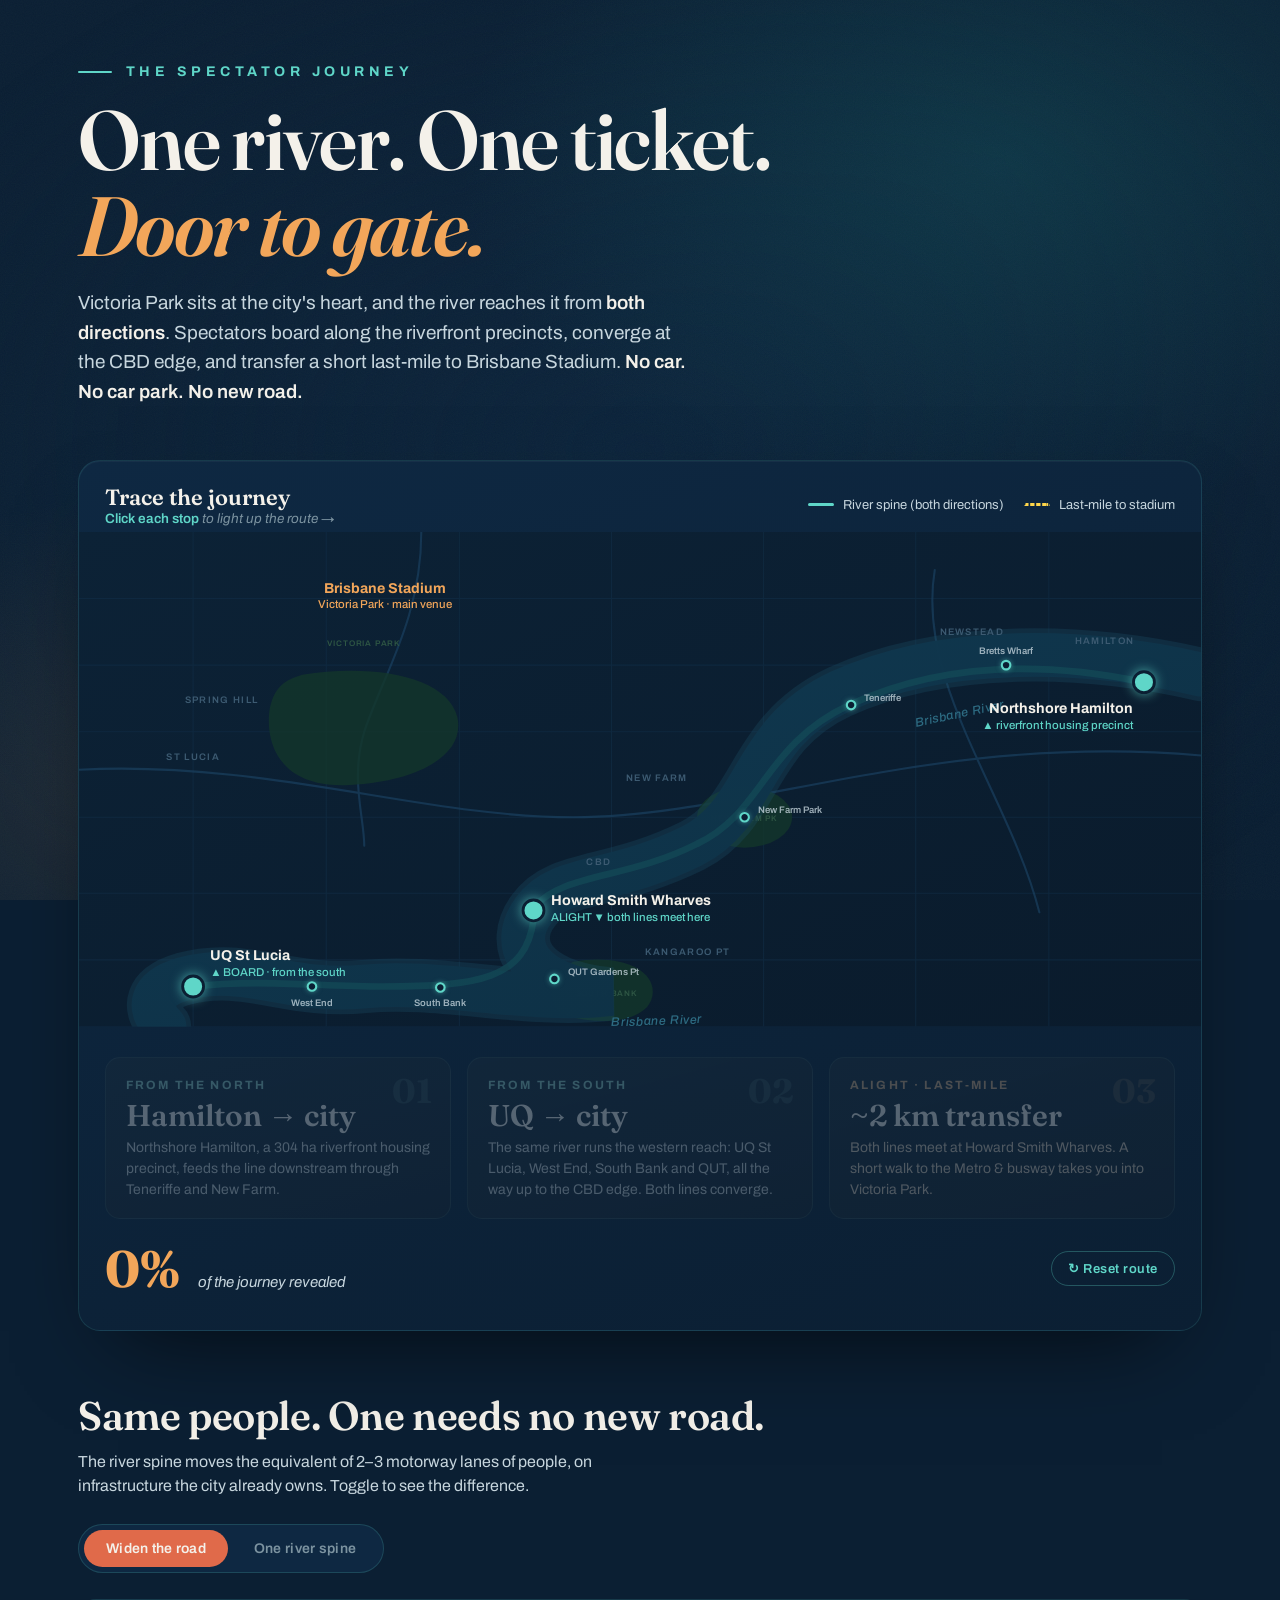
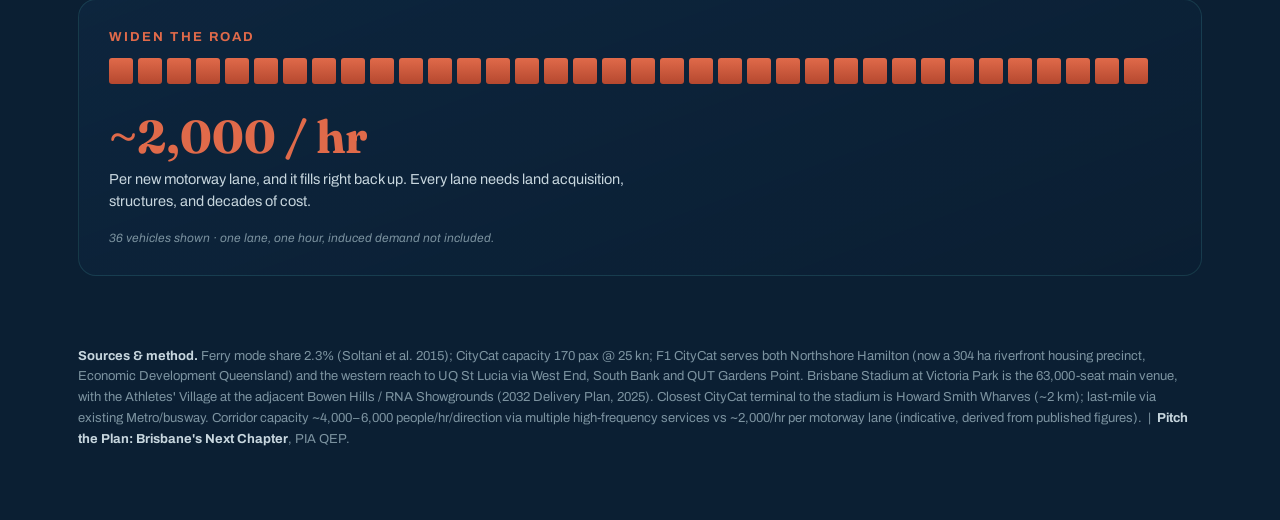
<file: public/spectator-journey.html>
<!DOCTYPE html>
<html lang="en">
<head>
<meta charset="UTF-8">
<meta name="viewport" content="width=device-width, initial-scale=1.0">
<title>The Spectator Journey — Brisbane River Spine</title>
<link rel="preconnect" href="https://fonts.googleapis.com">
<link rel="preconnect" href="https://fonts.gstatic.com" crossorigin>
<link href="https://fonts.googleapis.com/css2?family=Fraunces:ital,opsz,wght@0,9..144,400;0,9..144,600;0,9..144,700;1,9..144,500;1,9..144,600&family=Archivo:wght@400;500;600;700&display=swap" rel="stylesheet">
<style>
  :root{
    --navy:#0B1F33;
    --navy-2:#0E2842;
    --navy-card:#11314D;
    --teal:#1FA8A0;
    --aqua:#5FD6C8;
    --gold:#F2A65A;
    --cream:#F4F1EA;
    --slate:#7C93A0;
    --ice:#C7D6DE;
    --coral:#E06A4A;
  }
  *{margin:0;padding:0;box-sizing:border-box}
  html{scroll-behavior:smooth}
  body{
    background:var(--navy);
    color:var(--cream);
    font-family:'Archivo',sans-serif;
    overflow-x:hidden;
    -webkit-font-smoothing:antialiased;
  }
  /* atmospheric background */
  body::before{
    content:"";position:fixed;inset:0;z-index:0;pointer-events:none;
    background:
      radial-gradient(900px 600px at 78% 18%, rgba(31,168,160,.16), transparent 60%),
      radial-gradient(700px 500px at 12% 88%, rgba(242,166,90,.10), transparent 60%),
      radial-gradient(1200px 800px at 50% 50%, rgba(14,40,66,.6), transparent 70%);
  }
  /* faint grain */
  body::after{
    content:"";position:fixed;inset:0;z-index:0;pointer-events:none;opacity:.035;
    background-image:url("data:image/svg+xml,%3Csvg xmlns='http://www.w3.org/2000/svg' width='120' height='120'%3E%3Cfilter id='n'%3E%3CfeTurbulence type='fractalNoise' baseFrequency='.9' numOctaves='2'/%3E%3C/filter%3E%3Crect width='100%25' height='100%25' filter='url(%23n)'/%3E%3C/svg%3E");
  }
  .wrap{position:relative;z-index:1;max-width:1180px;margin:0 auto;padding:0 28px}

  /* ---------- HEADER ---------- */
  header{padding:64px 0 8px}
  .kicker{
    font-size:14px;font-weight:700;letter-spacing:.32em;color:var(--aqua);
    text-transform:uppercase;display:flex;align-items:center;gap:14px;
  }
  .kicker::before{content:"";width:34px;height:2px;background:var(--aqua);display:inline-block;border-radius:2px}
  h1{
    font-family:'Fraunces',serif;font-weight:600;line-height:1.02;
    font-size:clamp(40px,7vw,84px);letter-spacing:-.02em;margin-top:18px;
  }
  h1 .gold{color:var(--gold);font-style:italic;font-weight:600}
  .sub{
    margin-top:20px;max-width:620px;font-size:clamp(16px,1.6vw,19px);
    line-height:1.55;color:var(--ice);
  }
  .sub b{color:var(--cream);font-weight:600}

  /* ---------- STAGE / MAP ---------- */
  .stage{
    position:relative;margin:46px 0 0;border-radius:22px;
    background-color:#0B1F33;
    background-image:linear-gradient(160deg, #0E2842 0%, #0B1F33 100%);
    border:1px solid rgba(95,214,200,.14);
    box-shadow:0 40px 90px -40px rgba(0,0,0,.7), inset 0 1px 0 rgba(255,255,255,.04);
    overflow:hidden;
  }
  .stage-head{
    display:flex;flex-wrap:wrap;align-items:center;justify-content:space-between;
    gap:16px;padding:22px 26px 6px;
  }
  .stage-title{font-family:'Fraunces',serif;font-size:22px;font-weight:600}
  .stage-hint{font-size:13.5px;color:var(--slate);font-style:italic}
  .stage-hint b{color:var(--aqua);font-style:normal;font-weight:600}
  .legend{display:flex;gap:20px;align-items:center;flex-wrap:wrap}
  .legend span{display:flex;align-items:center;gap:9px;font-size:13px;color:var(--ice)}
  .swatch{width:26px;height:0;border-top:3px solid var(--aqua);border-radius:3px}
  .swatch.gold{border-top:3px dashed var(--gold)}
  .swatch.walk{border-top:3px dotted #FFD64A}

  .map-shell{position:relative;width:100%;overflow:hidden}
  svg.map{display:block;width:100%;height:auto}

  /* route drawing */
  .route-base{fill:none;stroke:#14525C;stroke-width:7;stroke-linecap:round;opacity:.55}
  .leg{
    fill:none;stroke:var(--aqua);stroke-width:4;stroke-linecap:round;
    filter:drop-shadow(0 0 6px rgba(95,214,200,.75));
    stroke-dasharray:var(--len);stroke-dashoffset:var(--len);
    transition:stroke-dashoffset 1.25s cubic-bezier(.7,0,.3,1);
  }
  .leg.lit{stroke-dashoffset:0}
  .leg.gold{stroke:var(--gold);stroke-width:3.4;stroke-dasharray:10 9;
    filter:drop-shadow(0 0 5px rgba(242,166,90,.6));animation:none;
    opacity:0;transition:opacity .2s}
  .leg.gold.lit{opacity:1;animation:march 1s linear infinite}
  /* yellow walkable last-mile */
  .leg.walk{stroke:#FFD64A;stroke-width:3.4;stroke-dasharray:2 8;
    filter:drop-shadow(0 0 6px rgba(255,214,74,.7));
    opacity:0;transition:opacity .25s}
  .leg.walk.lit{opacity:1;animation:march2 .9s linear infinite}
  @keyframes march{to{stroke-dashoffset:-19}}
  @keyframes march2{to{stroke-dashoffset:-10}}

  /* dark-map text labels */
  .maptxt{font-family:'Archivo',sans-serif;pointer-events:none}
  .maptxt.town{fill:#3D5B72;font-size:10px;font-weight:600;letter-spacing:.14em}
  .maptxt.green{fill:#2E5644;font-size:8.5px;font-weight:600;letter-spacing:.1em}
  .maptxt.water{fill:#2D6B82;font-size:13px;font-style:italic;font-weight:500;letter-spacing:.05em}

  /* intermediate ferry stops */
  .fstop circle{fill:#0B1F33;stroke:var(--aqua);stroke-width:2.2;
    filter:drop-shadow(0 0 3px rgba(95,214,200,.5))}
  .fstoplbl{font-family:'Archivo';fill:var(--ice);font-size:10px;font-weight:600;
    opacity:.78;pointer-events:none}

  /* nodes */
  .node{cursor:pointer}
  .node .halo{fill:rgba(95,214,200,.0);transition:fill .3s}
  .node:hover .halo{fill:rgba(95,214,200,.12)}
  .node .dot{fill:var(--aqua);stroke:var(--navy);stroke-width:3;
    filter:drop-shadow(0 0 6px rgba(95,214,200,.7));transition:r .25s, transform .25s}
  .node:hover .dot{r:13}
  .node.done .dot{fill:var(--cream)}
  .node .ring{fill:none;stroke:var(--aqua);stroke-width:2;opacity:.0;transform-origin:center}
  .node.pulse .ring{animation:pulse 1.6s ease-out infinite}
  @keyframes pulse{0%{opacity:.7;r:11}100%{opacity:0;r:30}}

  .stadium .dot{fill:var(--gold);filter:drop-shadow(0 0 8px rgba(242,166,90,.75))}
  .stadium{opacity:0;transform-origin:center;transition:opacity .5s, transform .5s;transform:scale(.4)}
  .stadium.show{opacity:1;transform:scale(1)}

  /* ferry */
  #ferry{opacity:0;transition:opacity .3s}
  #ferry.sail{opacity:1}
  #ferry circle{fill:var(--cream);filter:drop-shadow(0 0 7px rgba(244,241,234,.85))}

  /* map labels */
  .mlabel{font-family:'Archivo',sans-serif;fill:var(--cream);font-size:15px;font-weight:700}
  .mlabel.sub{fill:var(--aqua);font-size:12px;font-weight:500}
  .mlabel.sub.muted{fill:var(--slate)}
  .mlabel.gold{fill:var(--gold)}

  /* ---------- CARDS ---------- */
  .cards{display:grid;grid-template-columns:repeat(3,1fr);gap:16px;padding:20px 26px 28px}
  .card{
    position:relative;border-radius:15px;padding:20px 20px 18px;
    background:linear-gradient(165deg, rgba(17,49,77,.9), rgba(13,38,62,.95));
    border:1px solid rgba(95,214,200,.16);
    opacity:.32;transform:translateY(10px);filter:saturate(.5);
    transition:all .6s cubic-bezier(.5,0,.2,1);
  }
  .card.active{opacity:1;transform:translateY(0);filter:none;
    border-color:rgba(95,214,200,.5);
    box-shadow:0 22px 50px -30px rgba(31,168,160,.55)}
  .card.gold.active{border-color:rgba(242,166,90,.55);
    box-shadow:0 22px 50px -30px rgba(242,166,90,.5)}
  .card .step{font-size:12px;font-weight:700;letter-spacing:.18em;color:var(--aqua)}
  .card.gold .step{color:var(--gold)}
  .card .big{font-family:'Fraunces',serif;font-size:30px;font-weight:600;margin:8px 0 6px;line-height:1.05}
  .card .desc{font-size:14px;line-height:1.5;color:var(--ice)}
  .card.gold .desc{color:#E7C9A6}
  .card .num{
    position:absolute;top:16px;right:18px;font-family:'Fraunces',serif;
    font-size:34px;font-weight:700;color:rgba(95,214,200,.18);line-height:1
  }
  .card.gold .num{color:rgba(242,166,90,.2)}

  .stat-strip{
    display:flex;flex-wrap:wrap;align-items:baseline;gap:10px 18px;
    padding:0 26px 30px;
  }
  .stat-strip .figure{font-family:'Fraunces',serif;font-size:clamp(34px,4vw,52px);font-weight:700;color:var(--gold)}
  .stat-strip .cap{font-size:15px;font-style:italic;color:var(--ice)}
  .reset{
    margin-left:auto;align-self:center;cursor:pointer;border:1px solid rgba(95,214,200,.3);
    background:transparent;color:var(--aqua);font-family:'Archivo';font-size:13px;font-weight:600;
    padding:9px 16px;border-radius:999px;letter-spacing:.04em;transition:all .25s
  }
  .reset:hover{background:rgba(95,214,200,.1);border-color:var(--aqua)}

  /* ---------- TOGGLE SECTION ---------- */
  .compare{margin:60px 0 30px}
  .compare-head{display:flex;align-items:center;gap:14px;margin-bottom:6px}
  .compare h2{font-family:'Fraunces',serif;font-size:clamp(26px,3.4vw,40px);font-weight:600;letter-spacing:-.01em}
  .compare .lead{color:var(--ice);font-size:16px;max-width:600px;margin:10px 0 26px;line-height:1.5}

  .switch{display:inline-flex;background:var(--navy-2);border-radius:999px;padding:5px;
    border:1px solid rgba(95,214,200,.18);margin-bottom:26px;gap:4px}
  .switch button{
    border:0;cursor:pointer;font-family:'Archivo';font-weight:600;font-size:14px;
    padding:11px 22px;border-radius:999px;background:transparent;color:var(--slate);
    transition:all .3s;letter-spacing:.02em
  }
  .switch button.on{background:var(--aqua);color:var(--navy)}
  .switch button.on.road{background:var(--coral);color:var(--cream)}

  .viz{
    border-radius:18px;padding:30px;min-height:230px;
    background:linear-gradient(160deg, rgba(14,40,66,.7), rgba(11,31,51,.92));
    border:1px solid rgba(95,214,200,.14);position:relative;overflow:hidden
  }
  .viz-row{display:flex;align-items:center;gap:5px;flex-wrap:wrap;margin-bottom:16px;min-height:42px}
  .ico{width:13px;height:26px;border-radius:3px;display:inline-block;opacity:0;
    transform:translateY(8px) scale(.8);animation:pop .4s forwards}
  @keyframes pop{to{opacity:1;transform:translateY(0) scale(1)}}
  .ico.car{background:linear-gradient(var(--coral),#b5482f);width:24px}
  .ico.person{background:linear-gradient(var(--aqua),var(--teal))}
  .viz .vlabel{font-size:13px;letter-spacing:.16em;font-weight:700;text-transform:uppercase;margin-bottom:6px}
  .viz .vlabel.road{color:var(--coral)}
  .viz .vlabel.river{color:var(--aqua)}
  .viz .vnum{font-family:'Fraunces',serif;font-size:clamp(30px,3.6vw,46px);font-weight:700;margin-bottom:4px}
  .viz .vnum.road{color:var(--coral)}
  .viz .vnum.river{color:var(--aqua)}
  .viz .vsub{color:var(--ice);font-size:14.5px;line-height:1.5;max-width:560px}
  .viz .footnote{margin-top:18px;font-size:12px;color:var(--slate);font-style:italic}

  footer{padding:40px 0 70px;color:var(--slate);font-size:13px;line-height:1.6}
  footer b{color:var(--ice)}

  @media(max-width:760px){
    .cards{grid-template-columns:1fr}
    .stage-head{flex-direction:column;align-items:flex-start}
    .legend{order:3}
    header{padding:42px 0 4px}
  }
</style>
</head>
<body>
<div class="wrap">

  <!-- HEADER -->
  <header>
    <div class="kicker">The Spectator Journey</div>
    <h1>One river. One ticket.<br><span class="gold">Door to gate.</span></h1>
    <p class="sub">Victoria Park sits at the city's heart, and the river reaches it from <b>both directions</b>. Spectators board along the riverfront precincts, converge at the CBD edge, and transfer a short last-mile to Brisbane Stadium. <b>No car. No car park. No new road.</b></p>
  </header>

  <!-- INTERACTIVE STAGE -->
  <section class="stage">
    <div class="stage-head">
      <div>
        <div class="stage-title">Trace the journey</div>
        <div class="stage-hint"><b>Click each stop</b> to light up the route &rarr;</div>
      </div>
      <div class="legend">
        <span><i class="swatch"></i> River spine (both directions)</span>
        <span><i class="swatch walk"></i> Last-mile to stadium</span>
      </div>
    </div>

    <div class="map-shell">
      <svg class="map" viewBox="0 0 1180 520" xmlns="http://www.w3.org/2000/svg">
        <defs>
          <!-- land / water gradients in dark-map style -->
          <linearGradient id="land" x1="0" y1="0" x2="1" y2="1">
            <stop offset="0" stop-color="#0C2236"/>
            <stop offset="1" stop-color="#0A1B2C"/>
          </linearGradient>
          <linearGradient id="water" x1="0" y1="0" x2="1" y2="1">
            <stop offset="0" stop-color="#103A52"/>
            <stop offset="1" stop-color="#0D2E42"/>
          </linearGradient>
          <!-- clip so river water never spills past the map frame -->
          <clipPath id="frame"><rect x="0" y="0" width="1180" height="520" rx="0"/></clipPath>
        </defs>

        <g clip-path="url(#frame)">
          <!-- base land -->
          <rect x="0" y="0" width="1180" height="520" fill="url(#land)"/>

          <!-- ===== DARK-MAP STREET GRID (subtle) ===== -->
          <g stroke="#13314A" stroke-width="1.1" opacity="0.55" fill="none">
            <path d="M0,70 H1180 M0,140 H1180 M0,210 H1180 M0,300 H1180 M0,380 H1180 M0,450 H1180"/>
            <path d="M120,0 V520 M260,0 V520 M400,0 V520 M560,0 V520 M720,0 V520 M880,0 V520 M1020,0 V520"/>
          </g>
          <!-- a few brighter arterials -->
          <g stroke="#1A4060" stroke-width="2.2" opacity="0.7" fill="none" stroke-linecap="round">
            <path d="M0,250 C200,240 360,300 520,300 C700,300 900,210 1180,235"/>
            <path d="M360,0 C360,90 320,150 300,210 C285,260 300,300 300,330"/>
            <path d="M900,40 C880,160 980,280 1010,400"/>
          </g>

          <!-- ===== PARKS / GREEN PATCHES ===== -->
          <g fill="#13362B" opacity="0.8">
            <!-- Victoria Park (inland, north of CBD) -->
            <path d="M235,150 C310,138 388,152 398,195 C406,233 360,262 285,266 C222,270 196,234 200,190 C204,162 218,155 235,150 Z"/>
            <!-- New Farm Park (river bend, mid) -->
            <ellipse cx="700" cy="300" rx="50" ry="32"/>
            <!-- South Bank parklands -->
            <path d="M520,452 C568,443 608,460 603,488 C598,516 546,520 512,508 C489,498 494,463 520,452 Z"/>
          </g>
          <!-- green labels -->
          <text class="maptxt green" x="300" y="120" text-anchor="middle">VICTORIA PARK</text>
          <text class="maptxt green" x="700" y="304" text-anchor="middle">NEW FARM PK</text>
          <text class="maptxt green" x="555" y="488" text-anchor="middle">SOUTH BANK</text>

          <!-- ===== THE BRISBANE RIVER (clean continuous water ribbon) ===== -->
          <!-- Two long reaches: Hamilton (top-right) down to HSW, and HSW round past South Bank/West End out to UQ St Lucia (bottom-left) -->
          <!-- soft outer glow edge -->
          <path d="M1180,150 C1050,120 905,120 800,168 C705,212 715,295 645,330 C560,372 505,360 478,398 C452,432 470,478 560,486 C470,496 380,470 300,478 C220,486 175,452 110,470 C75,480 70,500 90,520"
                fill="none" stroke="#1C5066" stroke-width="56" stroke-linecap="round" opacity="0.30"/>
          <!-- main water body -->
          <path d="M1180,150 C1050,120 905,120 800,168 C705,212 715,295 645,330 C560,372 505,360 478,398 C452,432 470,478 560,486 C470,496 380,470 300,478 C220,486 175,452 110,470 C75,480 70,500 90,520"
                fill="none" stroke="url(#water)" stroke-width="46" stroke-linecap="round" opacity="0.97"/>

          <!-- river name, italic like map water labels -->
          <text class="maptxt water" transform="translate(880,205) rotate(-12)">Brisbane River</text>
          <text class="maptxt water" transform="translate(560,520) rotate(-2)">Brisbane River</text>

          <!-- district labels (dark-map town labels) -->
          <text class="maptxt town" x="1110" y="118" text-anchor="end">HAMILTON</text>
          <text class="maptxt town" x="905" y="108">NEWSTEAD</text>
          <text class="maptxt town" x="640" y="262" text-anchor="end">NEW FARM</text>
          <text class="maptxt town" x="560" y="350" text-anchor="end">CBD</text>
          <text class="maptxt town" x="640" y="445" text-anchor="middle">KANGAROO PT</text>
          <text class="maptxt town" x="150" y="180" text-anchor="middle">SPRING HILL</text>
          <text class="maptxt town" x="120" y="240" text-anchor="middle">ST LUCIA</text>
        </g>

        <!-- ===================== ROUTE LAYER ===================== -->
        <!-- faint full route guide (both arms of the river toward HSW) -->
        <path class="route-base" d="M1120,158 C1010,135 905,138 810,182 C720,224 720,295 650,328 C575,366 510,358 478,395"/>
        <path class="route-base" d="M120,478 C190,470 250,478 320,478 C420,478 470,470 478,408"/>

        <!-- ROUTE A (downstream from Hamilton) -> HSW : leg1 -->
        <path id="leg1" class="leg" d="M1120,158 C1010,135 905,138 810,182 C720,224 720,295 650,328 C575,366 510,358 478,398"/>

        <!-- ROUTE B (upstream from UQ St Lucia, sweeping the western/southern reach) -> HSW : leg2 -->
        <path id="leg2" class="leg" d="M120,478 C190,468 250,480 320,480 C400,480 460,478 500,470 C540,462 470,432 478,402"/>

        <!-- ferry stops on ROUTE A (real F1 CityCat terminals) -->
        <g class="fstop" transform="translate(975,140)"><circle r="4.5"/></g>
        <text class="fstoplbl" x="975" y="128" text-anchor="middle">Bretts Wharf</text>
        <g class="fstop" transform="translate(812,182)"><circle r="4.5"/></g>
        <text class="fstoplbl" x="826" y="178">Teneriffe</text>
        <g class="fstop" transform="translate(700,300)"><circle r="4.5"/></g>
        <text class="fstoplbl" x="714" y="296">New Farm Park</text>
        <!-- ferry stops on ROUTE B (real F1 CityCat terminals, UQ -> HSW) -->
        <g class="fstop" transform="translate(245,478)"><circle r="4.5"/></g>
        <text class="fstoplbl" x="245" y="498" text-anchor="middle">West End</text>
        <g class="fstop" transform="translate(380,479)"><circle r="4.5"/></g>
        <text class="fstoplbl" x="380" y="499" text-anchor="middle">South Bank</text>
        <g class="fstop" transform="translate(500,470)"><circle r="4.5"/></g>
        <text class="fstoplbl" x="514" y="466">QUT Gardens Pt</text>

        <!-- LEG 3 (yellow dotted last-mile): HSW -> Victoria Park stadium (UP, inland) -->
        <path id="leg3" class="leg walk" d="M478,398 C440,355 395,285 360,215 C345,180 332,140 326,108"/>

        <!-- ferry dot -->
        <g id="ferry" transform="translate(1120,158)"><circle r="6"/></g>

        <!-- STADIUM marker + icon (Victoria Park, inland north) -->
        <g class="stadium" id="stadium" transform="translate(322,108)">
          <!-- stadium icon: oval bowl -->
          <ellipse cx="0" cy="0" rx="17" ry="11" fill="none" stroke="#F2A65A" stroke-width="2.4"/>
          <ellipse cx="0" cy="0" rx="8.5" ry="5" fill="#F2A65A" opacity="0.85"/>
        </g>
        <text class="mlabel gold" x="322" y="64" text-anchor="middle">Brisbane Stadium</text>
        <text class="mlabel sub gold" x="322" y="80" text-anchor="middle">Victoria Park &middot; main venue</text>

        <!-- NODE 1: Hamilton (trigger Route A) -->
        <g class="node" id="node1" transform="translate(1120,158)">
          <circle class="halo" r="26"/>
          <circle class="ring" r="11"/>
          <circle class="dot" r="11"/>
        </g>
        <text class="mlabel" x="1108" y="190" text-anchor="end">Northshore Hamilton</text>
        <text class="mlabel sub" x="1108" y="207" text-anchor="end">&#9650; riverfront housing precinct</text>

        <!-- NODE 2: UQ St Lucia (trigger Route B) -->
        <g class="node" id="node2" transform="translate(120,478)">
          <circle class="halo" r="26"/>
          <circle class="ring" r="11"/>
          <circle class="dot" r="11"/>
        </g>
        <text class="mlabel" x="138" y="450">UQ St Lucia</text>
        <text class="mlabel sub" x="138" y="467">&#9650; BOARD &middot; from the south</text>

        <!-- NODE 3: Howard Smith Wharves (alight) -->
        <g class="node" id="node3" transform="translate(478,398)">
          <circle class="halo" r="26"/>
          <circle class="ring" r="11"/>
          <circle class="dot" r="11"/>
        </g>
        <text class="mlabel" x="496" y="392">Howard Smith Wharves</text>
        <text class="mlabel sub" x="496" y="409">ALIGHT &#9660; both lines meet here</text>
      </svg>
    </div>

    <!-- CARDS -->
    <div class="cards">
      <div class="card" id="card1">
        <div class="num">01</div>
        <div class="step">FROM THE NORTH</div>
        <div class="big">Hamilton &rarr; city</div>
        <div class="desc">Northshore Hamilton, a 304&nbsp;ha riverfront housing precinct, feeds the line downstream through Teneriffe and New Farm.</div>
      </div>
      <div class="card" id="card2">
        <div class="num">02</div>
        <div class="step">FROM THE SOUTH</div>
        <div class="big">UQ &rarr; city</div>
        <div class="desc">The same river runs the western reach: UQ St Lucia, West End, South Bank and QUT, all the way up to the CBD edge. Both lines converge.</div>
      </div>
      <div class="card gold" id="card3">
        <div class="num">03</div>
        <div class="step">ALIGHT &middot; LAST-MILE</div>
        <div class="big">~2 km transfer</div>
        <div class="desc">Both lines meet at Howard Smith Wharves. A short walk to the Metro &amp; busway takes you into Victoria Park.</div>
      </div>
    </div>

    <div class="stat-strip">
      <span class="figure" id="counter">0%</span>
      <span class="cap">of the journey revealed</span>
      <button class="reset" id="resetBtn">&#8635; Reset route</button>
    </div>
  </section>

  <!-- COMPARE TOGGLE -->
  <section class="compare">
    <div class="compare-head">
      <h2>Same people. One needs no new road.</h2>
    </div>
    <p class="lead">The river spine moves the equivalent of 2&ndash;3 motorway lanes of people, on infrastructure the city already owns. Toggle to see the difference.</p>

    <div class="switch">
      <button class="on road" id="btnRoad" data-mode="road">Widen the road</button>
      <button id="btnRiver" data-mode="river">One river spine</button>
    </div>

    <div class="viz" id="viz"></div>
  </section>

  <footer>
    <b>Sources &amp; method.</b> Ferry mode share 2.3% (Soltani et al. 2015); CityCat capacity 170 pax @ 25&nbsp;kn; F1 CityCat serves both Northshore Hamilton (now a 304&nbsp;ha riverfront housing precinct, Economic Development Queensland) and the western reach to UQ St Lucia via West End, South Bank and QUT Gardens Point. Brisbane Stadium at Victoria Park is the 63,000-seat main venue, with the Athletes' Village at the adjacent Bowen Hills / RNA Showgrounds (2032 Delivery Plan, 2025). Closest CityCat terminal to the stadium is Howard Smith Wharves (~2&nbsp;km); last-mile via existing Metro/busway. Corridor capacity ~4,000&ndash;6,000 people/hr/direction via multiple high-frequency services vs ~2,000/hr per motorway lane (indicative, derived from published figures). &nbsp;|&nbsp; <b>Pitch the Plan: Brisbane's Next Chapter</b>, PIA QEP.
  </footer>

</div>

<script>
(function(){
  // ---- route interaction ----
  const legs = {1:document.getElementById('leg1'),2:document.getElementById('leg2'),3:document.getElementById('leg3')};
  const cards = {1:document.getElementById('card1'),2:document.getElementById('card2'),3:document.getElementById('card3')};
  const nodes = {1:document.getElementById('node1'),2:document.getElementById('node2'),3:document.getElementById('node3')};
  const ferry = document.getElementById('ferry');
  const stadium = document.getElementById('stadium');
  const counter = document.getElementById('counter');
  const state = {1:false,2:false,3:false};

  // set dash lengths for draw animation
  [1,2].forEach(i=>{
    const L = legs[i].getTotalLength();
    legs[i].style.setProperty('--len', L);
  });

  // pulse the first available node to invite clicking
  function refreshPulse(){
    [1,2,3].forEach(i=>nodes[i].classList.remove('pulse'));
    const next = [1,2,3].find(i=>!state[i]);
    if(next) nodes[next].classList.add('pulse');
  }
  refreshPulse();

  function updateCounter(){
    const done = [1,2,3].filter(i=>state[i]).length;
    const pct = Math.round(done/3*100);
    counter.textContent = pct + '%';
  }

  function sailFerry(leg, dur){
    const path = leg; const L = path.getTotalLength();
    ferry.classList.add('sail');
    const t0 = performance.now();
    function step(now){
      const k = Math.min((now-t0)/dur,1);
      const p = path.getPointAtLength(k*L);
      ferry.setAttribute('transform',`translate(${p.x},${p.y})`);
      if(k<1) requestAnimationFrame(step);
    }
    requestAnimationFrame(step);
  }

  function reveal(i){
    if(state[i]) return;
    // enforce order softly: allow any, but typical flow 1->2->3
    state[i]=true;
    legs[i].classList.add('lit');
    nodes[i].classList.add('done');
    cards[i].classList.add('active');
    if(i===1){ sailFerry(legs[1],1250); }
    if(i===2){ sailFerry(legs[2],1100); }
    if(i===3){
      setTimeout(()=>stadium.classList.add('show'),350);
    }
    refreshPulse();
    updateCounter();
  }

  [1,2,3].forEach(i=>{
    nodes[i].addEventListener('click',()=>reveal(i));
  });

  document.getElementById('resetBtn').addEventListener('click',()=>{
    [1,2,3].forEach(i=>{
      state[i]=false;
      legs[i].classList.remove('lit');
      nodes[i].classList.remove('done');
      cards[i].classList.remove('active');
    });
    stadium.classList.remove('show');
    ferry.classList.remove('sail');
    updateCounter();
    refreshPulse();
  });

  // ---- compare toggle ----
  const viz = document.getElementById('viz');
  const btnRoad = document.getElementById('btnRoad');
  const btnRiver = document.getElementById('btnRiver');

  function renderRoad(){
    let icons='';
    for(let i=0;i<36;i++){icons+=`<i class="ico car" style="animation-delay:${i*22}ms"></i>`;}
    viz.innerHTML = `
      <div class="vlabel road">Widen the road</div>
      <div class="viz-row">${icons}</div>
      <div class="vnum road">~2,000 / hr</div>
      <div class="vsub">Per new motorway lane, and it fills right back up. Every lane needs land acquisition, structures, and decades of cost.</div>
      <div class="footnote">36 vehicles shown &middot; one lane, one hour, induced demand not included.</div>`;
  }
  function renderRiver(){
    let icons='';
    for(let i=0;i<90;i++){icons+=`<i class="ico person" style="animation-delay:${i*9}ms"></i>`;}
    viz.innerHTML = `
      <div class="vlabel river">One river spine</div>
      <div class="viz-row">${icons}</div>
      <div class="vnum river">~4,000&ndash;6,000 / hr</div>
      <div class="vsub">The equivalent of 2&ndash;3 motorway lanes of people, moving on the river we already own. No land acquisition. Frequency, not concrete.</div>
      <div class="footnote">90 riders shown &middot; multiple high-frequency services, both directions.</div>`;
  }
  btnRoad.addEventListener('click',()=>{
    btnRoad.classList.add('on','road');btnRiver.classList.remove('on');renderRoad();
  });
  btnRiver.addEventListener('click',()=>{
    btnRiver.classList.add('on');btnRoad.classList.remove('on','road');renderRiver();
  });
  renderRoad();
})();
</script>
</body>
</html>
</file>
